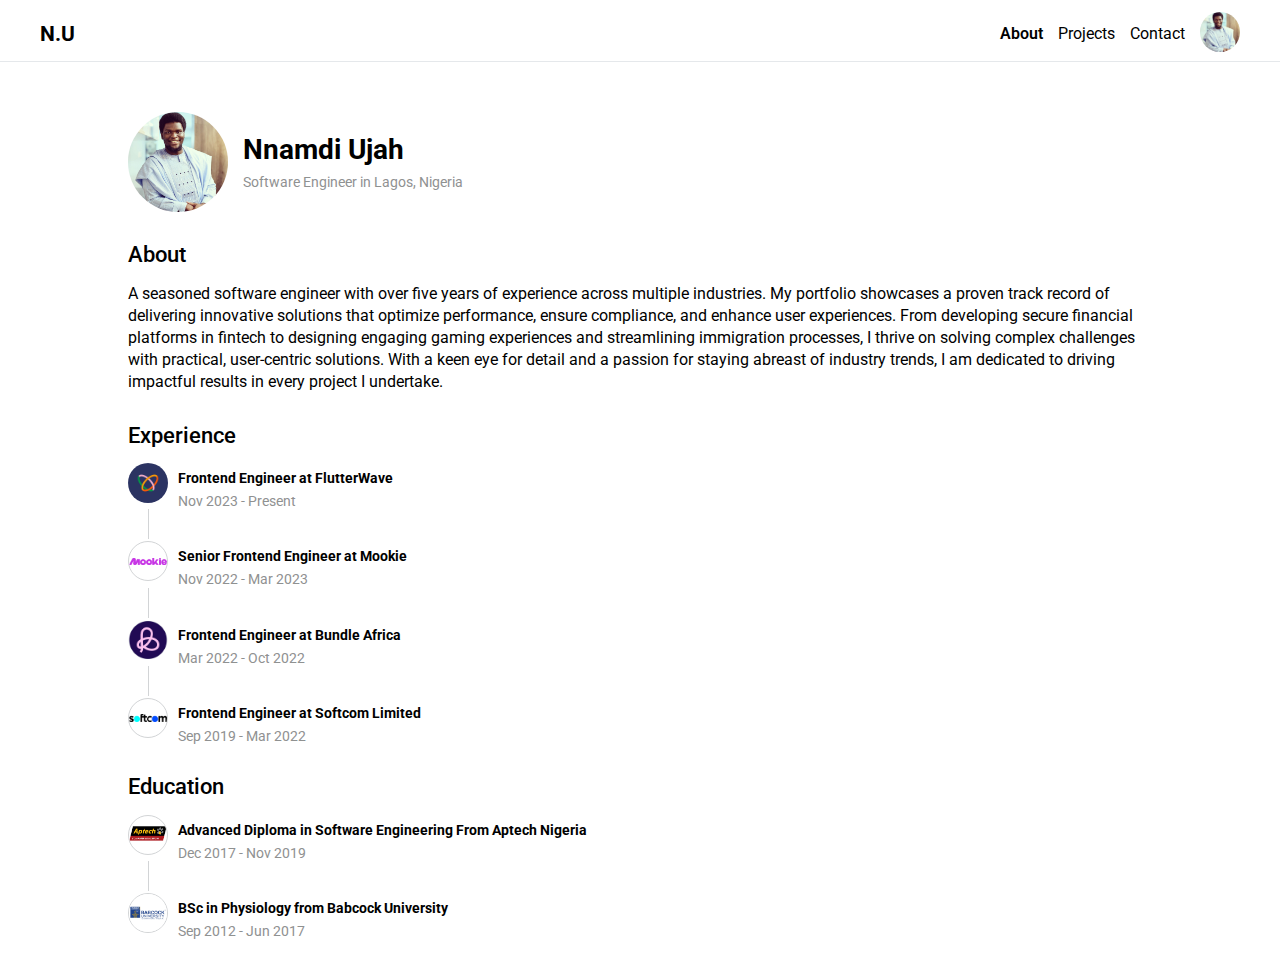
<file: index.html>
<!DOCTYPE html>
<html lang="en">
  <head>
    <meta charset="UTF-8" />
    <meta name="viewport" content="width=device-width, initial-scale=1.0" />
    <link rel="stylesheet" type="text/css" href="./styles/normalize.css" />
    <link rel="stylesheet" type="text/css" href="./styles/index.css" />
    <title>Nnamdi Ujahs Portfolio Website</title>
  </head>
  <body>
    <nav class="nav__container">
      <h1>N.U</h1>
      <ul>
        <li><a class="active" href="./index.html">About</a></li>
        <li><a href="./project.html">Projects</a></li>
        <li><a href="./contact.html">Contact</a></li>
        <li>
          <img
            src="./assets/profile-image.jpg"
            class="profile_picture"
            alt="portrait photo of Frontend developer Nnamdi ujah"
          />
        </li>
      </ul>
    </nav>
    <div class="about">
      <section class="header">
        <img
          src="./assets/profile-image.jpg"
        />
        <section class="header__details">
          <h1>Nnamdi Ujah</h1>
          <p>Software Engineer in Lagos, Nigeria</p>
        </section>
      </section>
      <h1 class="heading">About</h1>
      <p class="heading__description">
        A seasoned software engineer with over five years of experience across multiple industries. My portfolio showcases a proven track record of delivering innovative solutions that optimize performance, ensure compliance, and enhance user experiences. From developing secure financial platforms in fintech to designing engaging gaming experiences and streamlining immigration processes, I thrive on solving complex challenges with practical, user-centric solutions. With a keen eye for detail and a passion for staying abreast of industry trends, I am dedicated to driving impactful results in every project I undertake.
      </p>
      <h1 class="heading">Experience</h1>
      <section class="experience__container">
        <div class="experience">
          <section class="experience__illustration">
              <img src="./assets/flutterwave-icon.jpeg"/>
              <div></div>
          </section>
          <section class="experience__details">
              <h1>Frontend Engineer at FlutterWave</h1>
              <p>Nov 2023 - Present</h1>
          </section>
        </div>
        <div class="experience">
          <section class="experience__illustration">
              <img class="border" src="./assets/mookie-icon.png"/>
              <div></div>
          </section>
          <section class="experience__details">
              <h1>Senior Frontend Engineer at Mookie</h1>
              <p>Nov 2022 - Mar 2023</h1>
          </section>
        </div>
        <div class="experience">
          <section class="experience__illustration">
              <img src="./assets/bundle-icon.png"/>
              <div></div>
          </section>
          <section class="experience__details">
              <h1>Frontend Engineer at Bundle Africa </h1>
              <p>Mar 2022 - Oct 2022</h1>
          </section>
        </div>
        <div class="experience">
          <section class="experience__illustration">
              <img class="border" src="./assets/softcom-icon.png"/>
          </section>
          <section class="experience__details">
              <h1>Frontend Engineer at Softcom Limited</h1>
              <p>Sep 2019 - Mar 2022</h1>
          </section>
        </div>
      </section>
      <h1 class="heading">Education</h1>
      <section class="experience__container">
        <div class="experience">
          <section class="experience__illustration">
              <img class="border" src="./assets/aptech-logo.png"/>
              <div></div>
          </section>
          <section class="experience__details">
              <h1>Advanced Diploma in Software Engineering From Aptech Nigeria</h1>
              <p>Dec 2017 - Nov 2019</h1>
          </section>
        </div>
        <div class="experience">
          <section class="experience__illustration">
              <img class="border" src="./assets/babcock-logo.jpeg"/>
          </section>
          <section class="experience__details">
              <h1>BSc in Physiology from Babcock University</h1>
              <p>Sep 2012 - Jun 2017</h1>
          </section>
        </div>
      </section>
    </div>
  </body>
</html>
</file>
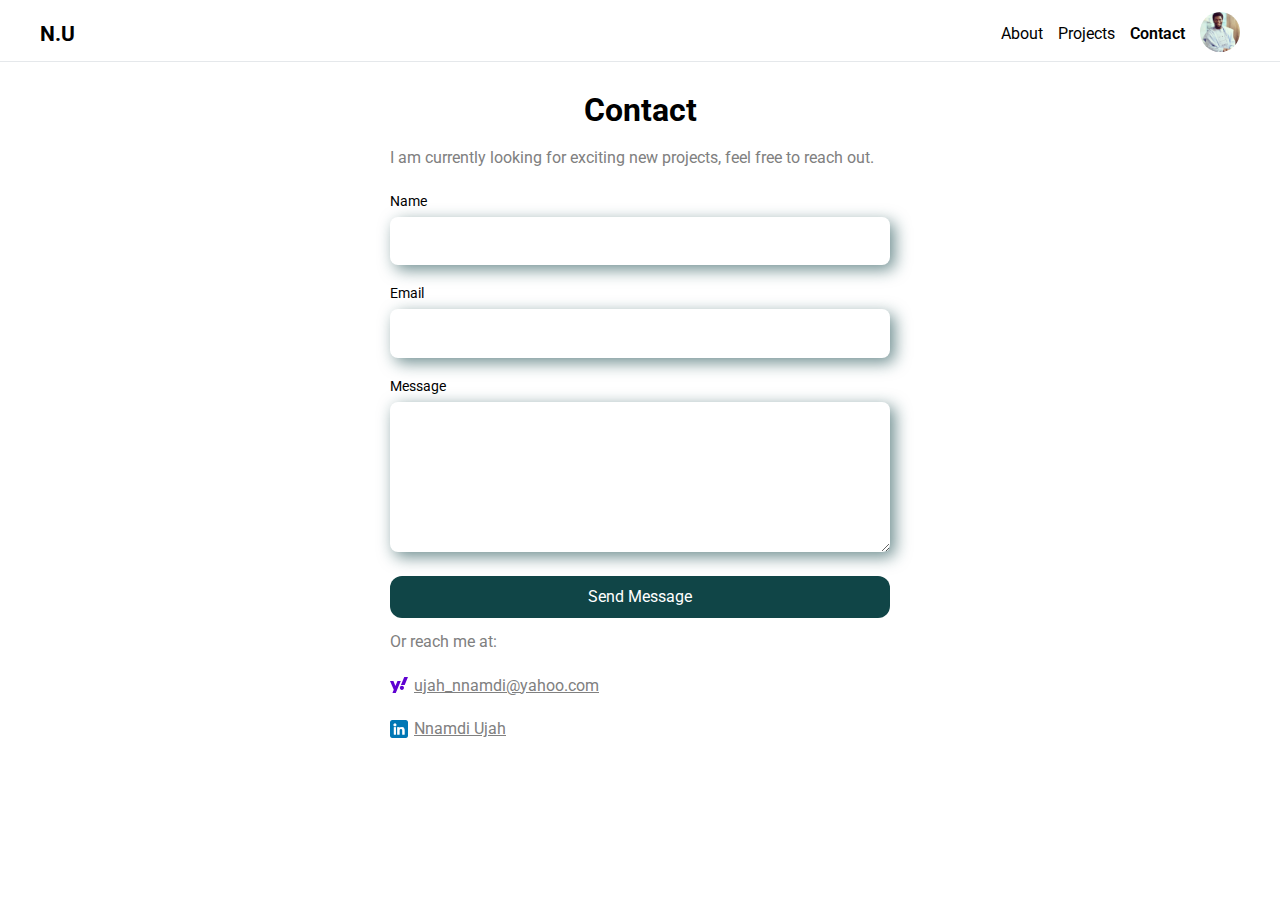
<file: contact.html>
<!DOCTYPE html>
<html lang="en">
  <head>
    <meta charset="UTF-8" />
    <meta name="viewport" content="width=device-width, initial-scale=1.0" />
    <link rel="stylesheet" type="text/css" href="./styles/normalize.css" />
    <link rel="stylesheet" type="text/css" href="./styles/index.css" />
    <title>Nnamdi Ujahs Portfolio Website</title>
  </head>
  <body>
    <nav class="nav__container">
      <h1>N.U</h1>
      <ul>
        <li><a href="./index.html">About</a></li>
        <li><a href="./project.html">Projects</a></li>
        <li><a class="active" href="./contact.html">Contact</a></li>
        <li>
          <img
            src="./assets/profile-image.jpg"
            class="profile_picture"
            alt="portrait photo of frontend developer Nnamdi ujah"
          />
        </li>
      </ul>
    </nav>
    <section class="contact__page__container">
      <h1>Contact</h1>
      <p>
        I am currently looking for exciting new projects, feel free to reach
        out.
      </p>

      <form 
        action="https://formspree.io/f/xkndynyv"
        method="POST"
      >
        <div class="form__group">
          <label>Name</label>
          <input type="text" name="name" required />
        </div>
        <div class="form__group">
          <label>Email</label>
          <input type="text" name="email" required />
        </div>
        <div class="form__group">
          <label>Message</label>
          <textarea type="text" name="message" required></textarea>
        </div>
        <button class="btn">Send Message</button>
      </form>
      <p>Or reach me at:</p>
      <a href="mailto:ujah_nnamdi@yahoo.com" class="contact__info">
        <div>
          <svg
            xmlns="http://www.w3.org/2000/svg"
            viewBox="0 0 3386.34 3010.5"
            shape-rendering="geometricPrecision"
            text-rendering="geometricPrecision"
            image-rendering="optimizeQuality"
            fill-rule="evenodd"
            clip-rule="evenodd"
          >
            <path
              d="M0 732.88h645.84l376.07 962.1 380.96-962.1h628.76l-946.8 2277.62H451.98l259.19-603.53L.02 732.88zm2763.84 768.75h-704.26L2684.65 0l701.69.03-622.5 1501.6zm-519.78 143.72c216.09 0 391.25 175.17 391.25 391.22 0 216.06-175.16 391.23-391.25 391.23-216.06 0-391.19-175.17-391.19-391.23 0-216.05 175.16-391.22 391.19-391.22z"
              fill="#5f01d1"
              fill-rule="nonzero"
            />
          </svg>
        </div>
        <p>ujah_nnamdi@yahoo.com</p>
      </a>
      <a class="contact__info" href="https://www.linkedin.com/in/nnamdi-ujah-164781159/" target="_blank">
        <img src="./assets/linkedin-icon.png" />
        <p>Nnamdi Ujah</p>
      </a>
    </section>
  </body>
</html>
</file>
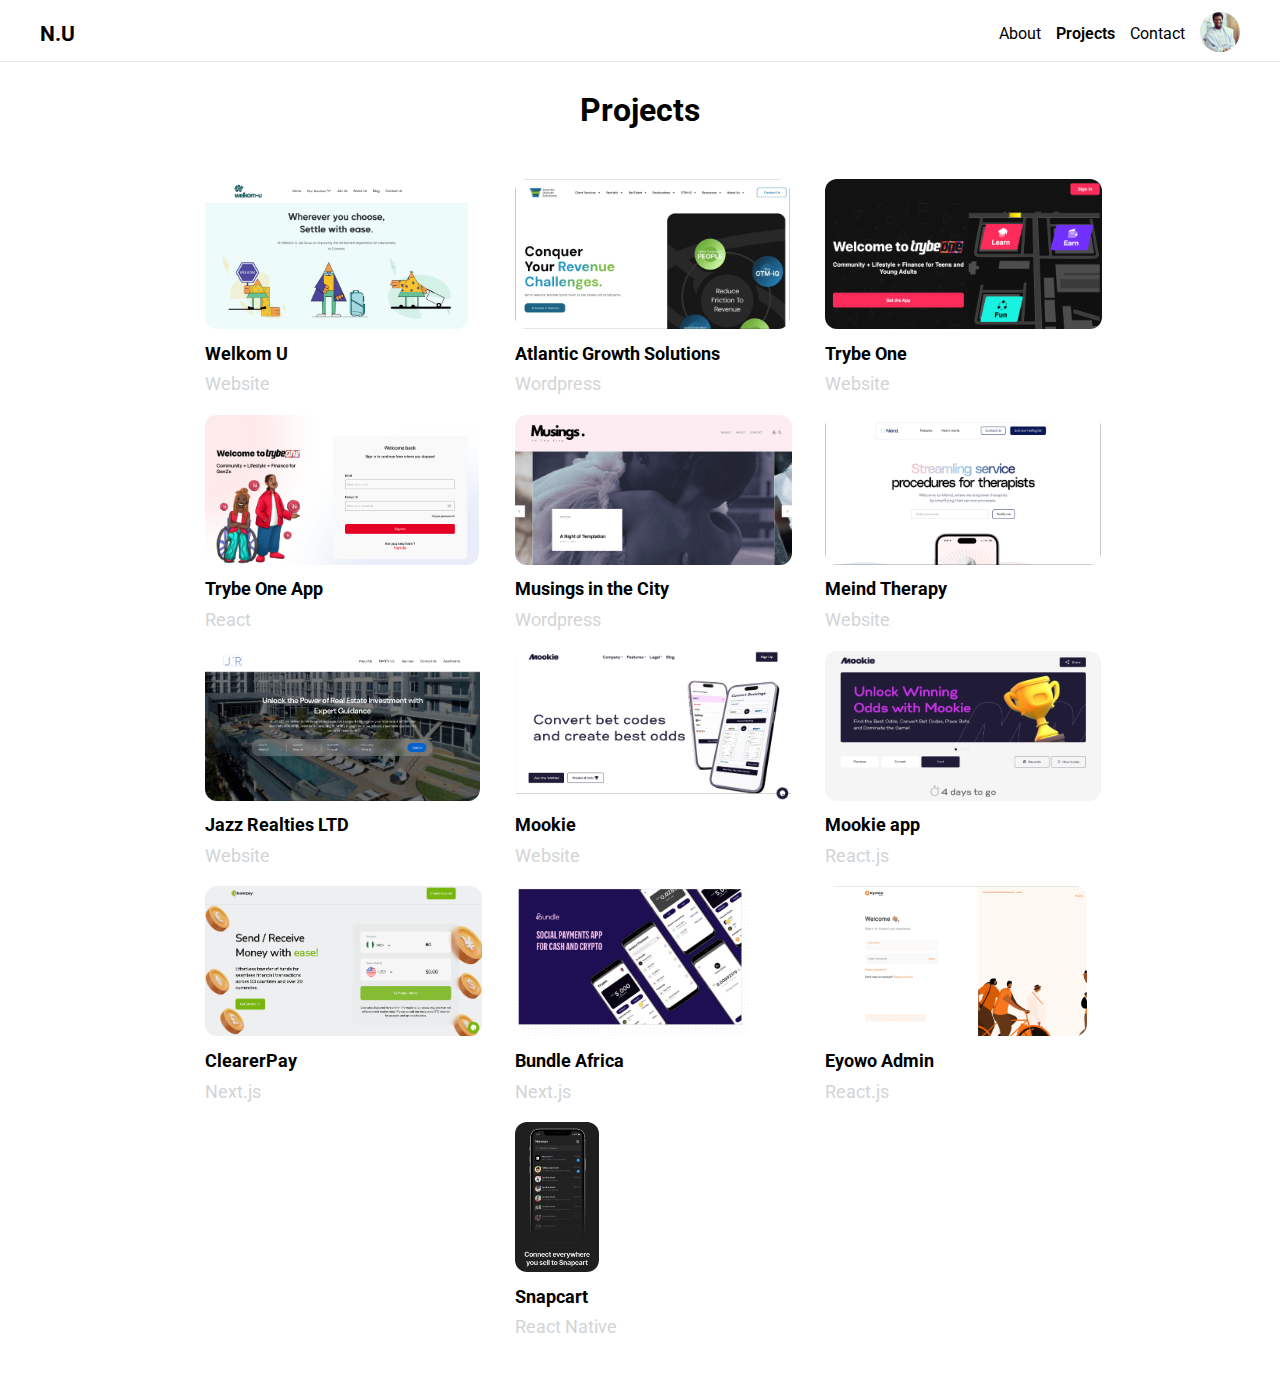
<file: project.html>
<!DOCTYPE html>
<html lang="en">
  <head>
    <meta charset="UTF-8" />
    <meta name="viewport" content="width=device-width, initial-scale=1.0" />
    <link rel="stylesheet" type="text/css" href="./styles/normalize.css" />
    <link rel="stylesheet" type="text/css" href="./styles/index.css" />
    <title>Nnamdi Ujahs Portfolio Website</title>
  </head>
  <body>
    <nav class="nav__container">
      <h1>N.U</h1>
      <ul>
        <li><a href="./index.html">About</a></li>
        <li><a class="active" href="./project.html">Projects</a></li>
        <li><a href="./contact.html">Contact</a></li>
        <li>
          <img
            src="./assets/profile-image.jpg"
            class="profile_picture"
            alt="portrait photo of frontend developer Nnamdi ujah"
          />
        </li>
      </ul>
    </nav>
    <section class="projects">
      <h1 class="projects__header">Projects</h1>
      <ul class="project__container">
        <li>
          <a class="project__card" href="https://www.welkom-u.ca" target="_blank">
            <img
              src="./assets/welkomu-image.png"
              alt=""
            />
            <h1>Welkom U</h1>
            <p>Website</p>
          </a>
        </li>
        <li>
          <a class="project__card" href="https://www.atlanticgrowthsolutions.com" target="_blank">
            <img
              src="./assets/ags-image.png"
              alt=""
            />
            <h1>Atlantic Growth Solutions</h1>
            <p>Wordpress</p>
          </a>
        </li>
        <li>
          <a class="project__card" href="https://about.trybeone.ng" target="_blank">
            <img
              src="./assets/TrybeOne-Image.png"
              alt=""
            />
            <h1>Trybe One </h1>
            <p>Website</p>
          </a>
        </li>
        <li>
          <a class="project__card" href="https://app.trybeone.ng" target="_blank">
            <img
              src="./assets/trybe-one-app.png"
              alt=""
            />
            <h1>Trybe One App</h1>
            <p>React</p>
          </a>
        </li>
        <li>
          <a class="project__card" href="https://musingsinthecity.com" target="_blank">
            <img
              src="./assets/Musings-Image.jpeg"
              alt="eyowo admin landing page"
            />
            <h1>Musings in the City</h1>
            <p>Wordpress</p>
          </a>
        </li>
        <li>
          <a class="project__card" href="https://www.meindtherapy.com" target="_blank">
            <img
              src="./assets/meind-image.png"
              alt=""
            />
            <h1>Meind Therapy</h1>
            <p>Website</p>
          </a>
        </li>
        <li>
          <a class="project__card" href="https://www.jazzrealtiesltd.com" target="_blank">
            <img
              src="./assets/jazz-image.png"
              alt=""
            />
            <h1>Jazz Realties LTD</h1>
            <p>Website</p>
          </a>
        </li>
        <li>
          <a class="project__card" href="https://mymookie.com" target="_blank">
            <img
              src="./assets//mookie-image.png"
              alt="mookie website"
            />
            <h1>Mookie</h1>
            <p>Website</p>
          </a>
        </li>
        <li>
          <a class="project__card" href="https://mookie.app" target="_blank">
            <img
              src="./assets/mookieapp-image.png"
              alt="mookie app"
            />
            <h1>Mookie app</h1>
            <p>React.js</p>
          </a>
        </li>
        <li>
          <a class="project__card" href="https://clearerpay.com" target="_blank">
            <img
              src="./assets/clearerpay-image.png"
              alt=""
            />
            <h1>ClearerPay</h1>
            <p>Next.js</p>
          </a>
        </li>
        <li>
          <a class="project__card" href="https://www.binance.com/en/blog/all/introducing-bundle-an-africafocused-social-payments-app-for-cash-and-crypto-421499824684900534" target="_blank">
            <img
              src="./assets/bundle-image.jpeg"
              alt="bundle africa website"
            />
            <h1>Bundle Africa</h1>
            <p>Next.js</p>
          </a>
        </li>
        <li>
          <a class="project__card" href="https://lync.eyowo.com" target="_blank">
            <img
              src="./assets/eyowo-image.png"
              alt="eyowo admin landing page"
            />
            <h1>Eyowo Admin</h1>
            <p>React.js</p>
          </a>
        </li>
        <li>
          <a class="project__card" href="https://apps.apple.com/ng/app/snapcart-your-shop-assistant/id6467751729" target="_blank">
            <img
              src="./assets/snapcart-image.jpg"
              alt="snapcart mobile app"
            />
            <h1>Snapcart</h1>
            <p>React Native</p>
          </a>
        </li>
      </ul>
    </section>
  </body>
</html>
</file>
<file: styles/index.css>
@import url('https://fonts.googleapis.com/css2?family=Roboto:ital,wght@0,100;0,300;0,400;0,500;0,700;0,900;1,100;1,300;1,400;1,500;1,700;1,900&display=swap');

.roboto-thin {
  font-family: 'Roboto', sans-serif;
  font-weight: 100;
  font-style: normal;
}

.roboto-light {
  font-family: 'Roboto', sans-serif;
  font-weight: 300;
  font-style: normal;
}

.roboto-regular {
  font-family: 'Roboto', sans-serif;
  font-weight: 400;
  font-style: normal;
}

.roboto-medium {
  font-family: 'Roboto', sans-serif;
  font-weight: 500;
  font-style: normal;
}

.roboto-bold {
  font-family: 'Roboto', sans-serif;
  font-weight: 700;
  font-style: normal;
}

.roboto-black {
  font-family: 'Roboto', sans-serif;
  font-weight: 900;
  font-style: normal;
}

.roboto-thin-italic {
  font-family: 'Roboto', sans-serif;
  font-weight: 100;
  font-style: italic;
}

.roboto-light-italic {
  font-family: 'Roboto', sans-serif;
  font-weight: 300;
  font-style: italic;
}

.roboto-regular-italic {
  font-family: 'Roboto', sans-serif;
  font-weight: 400;
  font-style: italic;
}

.roboto-medium-italic {
  font-family: 'Roboto', sans-serif;
  font-weight: 500;
  font-style: italic;
}

.roboto-bold-italic {
  font-family: 'Roboto', sans-serif;
  font-weight: 700;
  font-style: italic;
}

.roboto-black-italic {
  font-family: 'Roboto', sans-serif;
  font-weight: 900;
  font-style: italic;
}

html,
body,
p,
section,
img,
ul,
a,
button,
h1,
nav,
form,
input,
textarea,
h2 {
  box-sizing: border-box;
  margin: 0px;
}

body {
  background-color: #ffffff;
  font-family: 'Roboto', sans-serif;
}

/* Navbar */
li .active {
  display: inline-block;
  position: relative;
  color: #104547;
  font-weight: 600;
}

.active::after {
  content: '';
  position: absolute;
  width: 100%;
  transform: scaleX(0);
  height: 2px;
  bottom: 0;
  left: 0;
  background-color: #000000;
  transform-origin: bottom right;
  transition: transform 0.25s ease-out;
}

.active:hover::after {
  transform: scaleX(1);
  transform-origin: bottom left;
}
.nav__container {
  width: 100%;
  padding: 0px 40px 5px 40px;
  display: flex;
  justify-content: space-between;
  border-bottom: 1px solid #e5e8eb;
}

.nav__container ul {
  display: flex;
  gap: 15px;
  list-style: none;
  padding: 0px;
  padding-top: 12px;
  margin: 0px;
}
.nav__container li {
  margin: auto 0px;
}
.nav__container a {
  cursor: pointer;
  text-decoration: none;
  color: #000000;
}

.nav__container h1 {
  font-size: 21px;
  font-weight: 700;
  color: #000000;
  padding-top: 22px;
}

.profile_picture {
  width: 40px;
  height: 40px;
  border-radius: 100%;
}

/* contact us page */

.contact__page__container {
  width: 100%;
  max-width: 500px;
  margin: 30px auto;
}

.contact__page__container h1 {
  margin-bottom: 20px;
  text-align: center;
}
.contact__page__container p {
  color: grey;
  margin-bottom: 25px;
}

.contact__page__container form {
  width: 100%;
  display: flex;
  flex-direction: column;
  gap: 20px;
  margin-bottom: 15px;
}

.form__group label {
  display: block;
  font-size: 14px;
  margin-bottom: 8px;
}

.form__group input,
textarea {
  width: 100%;
  border-radius: 8px;
  /* background-color: #d3d5d4; */
  background-color: #ffffff;
  box-shadow: 0.3em 0.3em 1em rgb(16 69 71 / 60%);
  outline: none;
  border: 0px;
  padding: 15px 8px;
  -webkit-appearance: none;
}

textarea {
  height: 150px;
}

.btn {
  width: 100%;
  padding: 12px;
  border-radius: 12px;
  background-color: #104547;
  color: #ffffff;
  outline: none;
  border: 0px;
  margin: 0px;
}
.contact__info {
  display: flex;
  gap: 6px;
  outline: none;
  border: 0px;
  text-decoration: none;
}

.contact__info div, .contact__info img {
  width: 18px;
  height: 18px;
}

.contact__info p{
  text-decoration: underline;
}

/* Project page */

.projects {
  width: 80%;
  margin: 30px auto;
}

.projects__header {
  text-align: center;
}

.filter {
  list-style: none;
  display: flex;
  gap: 10px;
  margin-top: 30px;
}

.filter__item {
  border-radius: 12px;
  background-color: #e5e8eb;
  color: #000000;
  padding: 10px;
  font-size: 14px;
}

.filter .active {
  background: #104547;
  color: #ffffff;
  border: 0px;
}

.project__container {
  gap: 20px;
  margin: 50px 0px;
  display: flex;
  flex-wrap: wrap;
  list-style: none;
  justify-content: center;
}

.project__container li {
  width: 100%;
  max-width: 290px;
  cursor: pointer;
}

.project__container a{
  text-decoration: none;
  outline: none;
}

.project__card {
  background-color: #ffffff;
  width: 100%;
}

.project__card img {
  border-radius: 12px;
  height: 150px;
  margin-bottom: 10px;
  object-fit: contain;
}

.project__card h1 {
  font-size: 18px;
  font-weight: 700;
  color: #000000;
  margin-bottom: 10px;
}

.project__card p {
  font-size: 18px;
  font-weight: 400;
  color: #d2d4d6;
}

/* About us */

.about {
  width: 100%;
  max-width: 80%;
  display: flex;
  flex-direction: column;
  justify-content: center;
  margin: 0px auto;
}

.header {
  display: flex;
  gap: 15px;
  padding: 50px 5px 30px 0px;
}

.header img {
  width: 100px;
  height: 100px;
  border-radius: 100%;
}

.header__details {
  margin: auto 0px;
}

.header__details h1 {
  text-align: left;
  font-size: 28px;
  line-height: 32px;
  font-weight: 700;
  color: #000000;
  margin-bottom: 8px;
}

.header__details p {
  text-align: left;
  font-size: 14px;
  color: #8f9191;
}

.heading {
  font-size: 22px;
  font-weight: 500;
  margin-bottom: 15px;
}

.heading__description {
  font-size: 16px;
  line-height: 22px;
  margin-bottom: 30px;
}
.experience__container{
  margin-bottom: 30px;
}
.experience {
  display: flex;
  gap: 10px;
}

.experience__details h1 {
  text-align: left;
  font-size: 14px;
  line-height: 30px;
  color: #000000;
}

.experience__details p {
  text-align: left;
  font-size: 14px;
  color: #8f9191;
}

.experience__illustration img {
  width: 40px;
  height: 40px;
  border-radius: 100%;
  object-fit: contain;
}
.experience__illustration .border{
  border: 0.5px solid #d2d4d6;
}
.experience__illustration div {
  width: 1px;
  height: 30px;
  margin: 2px auto;
  background-color: #d2d4d6;
}

/* responsiveness */


@media only screen and (max-width: 450px) {
  /* For mobile devices: */
  .nav__container {
    padding: 0px 20px 5px 20px;
  }
  .about{
    max-width: 85%;
  }
  .experience__details h1{
    line-height: 21px;
    margin-bottom: 5px;
  }
}
@media only screen and (max-width: 600px) {
  .contact__page__container{
    max-width: 85%;
  }
}
</file>
